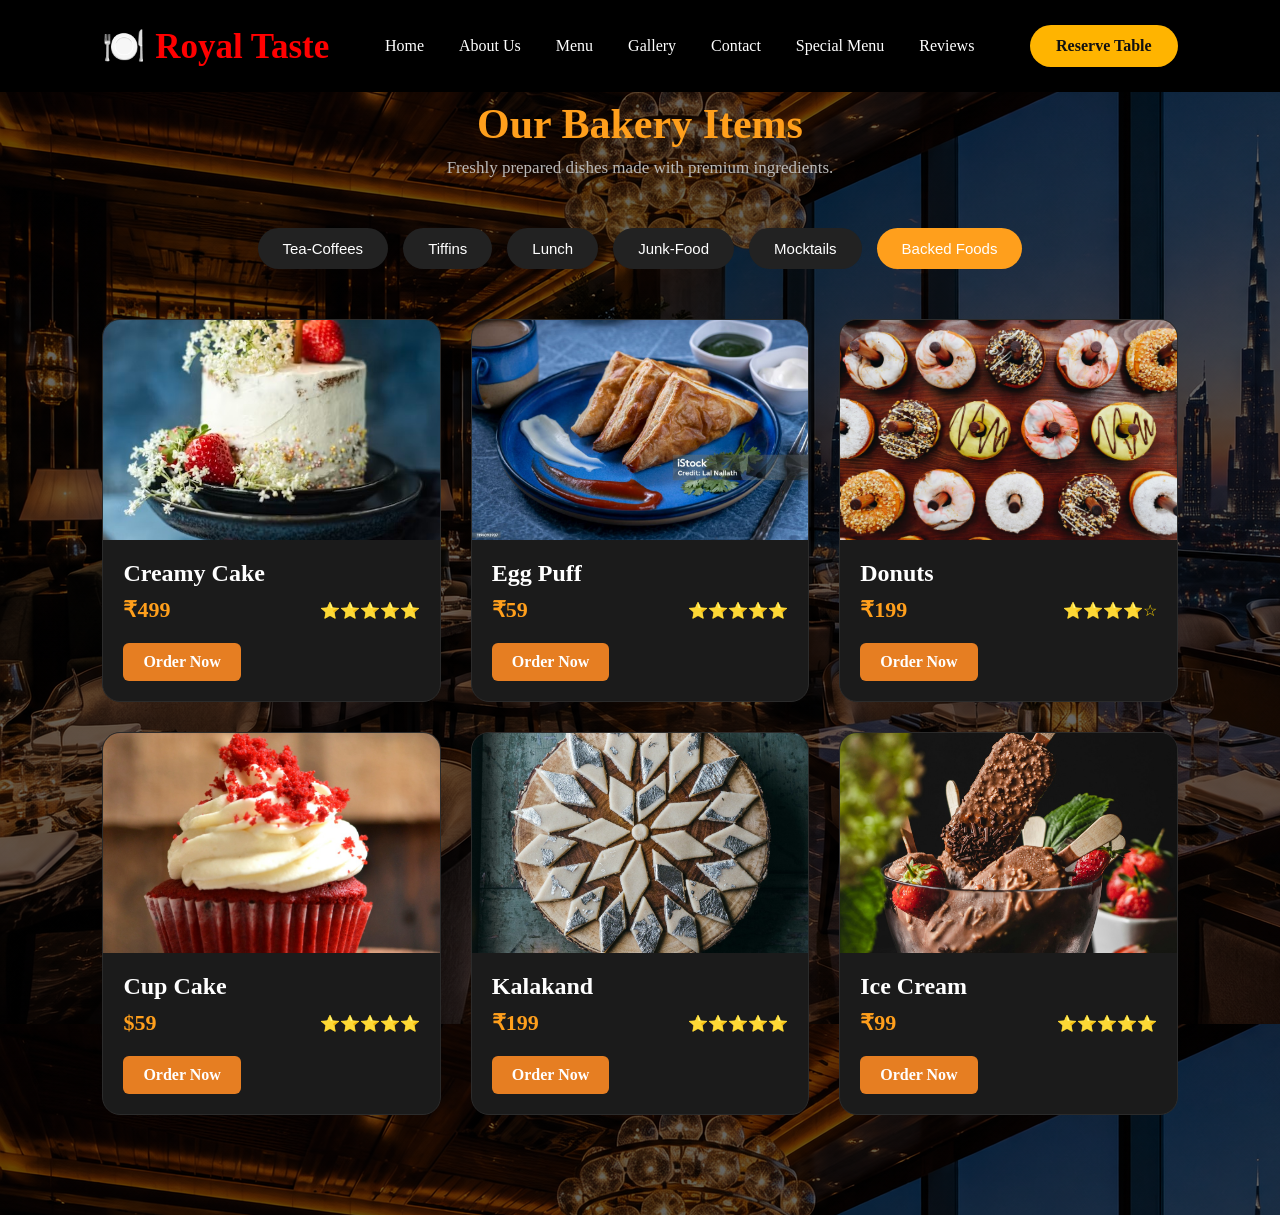
<file: baked.html>
<html>
<head>
<title>Menu</title>
<style>
/* ================= MENU SECTION ================= */
*{
    margin:0;
    padding:0;
    box-sizing:border-box;
}
.menu{
    background:#111;
    padding:100px 8%;
    color:#fff;
    background:linear-gradient(rgba(0,0,0,.6),rgba(0,0,0,.6)),
    url("images/picture.png");
}

.section-title{
    text-align:center;
    margin-bottom:50px;
}

.section-title h2{
    font-size:42px;
    color:#ff9f1c;
    margin-bottom:10px;
}

.section-title p{
    color:#bbb;
    font-size:17px;
}

/* Filter Buttons */

.menu-filter{ 
    display:flex;
    justify-content:center;
    flex-wrap:wrap;
    gap:15px;
    margin-bottom:50px; 	
}

.menu-filter button{
    background:#222;
    color:#fff;
    border:none;
    padding:12px 25px;
    border-radius:30px;
    cursor:pointer;
    transition:.3s;
    font-size:15px;
}

.menu-filter button:hover,
.menu-filter .active{
    background:#ff9f1c;
    color:#fff;
}

/* Grid */

.menu-container{
    display:grid;
    grid-template-columns:repeat(auto-fit,minmax(280px,1fr));
    gap:30px;
}

/* Card */

.menu-card{
    background:#1b1b1b;
    border-radius:18px;
    overflow:hidden;
    transition:.4s;
    border:1px solid #2b2b2b;
}

.menu-card:hover{
    transform:translateY(-10px);
    box-shadow:0 15px 35px rgba(255,159,28,.2);
}

.menu-card img{
    width:100%;
    height:220px;
    object-fit:cover;
    transition:.4s;
}

.menu-card:hover img{
    transform:scale(1.08);
}

.menu-content{
    padding:20px;
}

.menu-content h3{
    margin-bottom:10px;
    font-size:24px;
}

.menu-content p{
    color:#aaa;
    line-height:1.6;
    margin-bottom:20px;
}

/* Price & Rating */

.menu-info{
    display:flex;
    justify-content:space-between;
    align-items:center;
    margin-bottom:20px;
}

.price{
    color:#ff9f1c;
    font-size:22px;
    font-weight:700;
}

.rating{
    color:#FFD700;
}

/* Button */

.order-btn{
    display:inline-block;
    text-decoration:none;
    background:#ff9f1c;
    color:#fff;
    padding:12px 25px;
    border-radius:30px;
    transition:.3s;
}

.order-btn:hover{
    background:#ffb347;
    transform:translateY(-3px);
}

/* Responsive */

@media(max-width:768px){

    .section-title h2{
        font-size:34px;
    }

    .menu-filter{
        gap:10px;
    }

    .menu-filter button{
        padding:10px 18px;
        font-size:14px;
    }

}
.navbar{

    width:100%;

    display:flex;
    justify-content:space-between;
    align-items:center;
    background-images:url("C:\Users\User\Desktop\my project1\images\picture1.jpeg");
    padding:25px 8%;

    position:fixed;

    top:0;
    left:0;

    backdrop-filter:blur(10px);

    background:black;

    z-index:1000;
}

.logo{

    font-size:35px;
    font-weight:700;
    color:red;
}

.logo i{

    margin-right:8px;
}

.nav-links{

    display:flex;
    list-style:none;
    gap:35px;
}

.nav-links a{

    text-decoration:none;
    color:white;
    transition:.3s;
    font-weight:500;
}

.nav-links a:hover{

    color:#ffb400;
}
.btn{

    text-decoration:none;
    background:#ffb400;
    color:#111;
    padding:12px 26px;
    border-radius:30px;
    font-weight:600;
    transition:.3s;
}

.btn:hover{

    background:white;
}
.order-page {
    display: none;
}

.order-page:target {
    display: flex;

    position: fixed;
    top: 0;
    left: 0;

    width: 100%;
    height: 100vh;

    background: #fff8f0;

    justify-content: center;
    align-items: center;

    z-index: 9999;
}

.order-card {
    width: 400px;

    background: white;

    padding: 30px;

    text-align: center;

    border-radius: 20px;

    box-shadow: 0 8px 25px rgba(0,0,0,0.2);
}

.order-card img {
    width: 250px;
    height: 200px;

    object-fit: cover;

    border-radius: 15px;
}

.order-card h1 {
    color: #333;

    margin-top: 20px;
}

.order-card h2 {
    color: #28a745;

    margin-top: 15px;
}

.order-card p {
    color: #555;

    font-size: 17px;
}

.order-btn {
    display: inline-block;

    background: #e67e22;

    color: white;

    padding: 10px 20px;

    text-decoration: none;

    border-radius: 6px;

    font-weight: bold;
}

.order-btn:hover {
    background: #d35400;
}

.back-btn {
    display: inline-block;

    margin-top: 20px;

    background: #e67e22;

    color: white;

    padding: 10px 20px;

    text-decoration: none;

    border-radius: 6px;
}

</style>
</head>
<body>
<header>

    <!-- Navigation -->

    <nav class="navbar">

        <div class="logo">
            🍽️ Royal Taste
        </div>

        <ul class="nav-links">
            <li><a href="index.html">Home</a></li>
            <li><a href="index.html" target="blank">About Us</a></li>
            <li><a href="#">Menu</a></li>
            <li><a href="index.html" target="blank">Gallery</a></li>
            <li><a href="index.html" target="blank">Contact</a></li>
            <li><a href="index.html" target="blank">Special Menu</a></li>
            <li><a href="index.html" target="blank">Reviews</a></li>
            
        </ul> 

        <a href="#table" class="btn">Reserve Table</a>
    </nav>
</header>
<section class="menu" id="menu">

    <div class="section-title">
        <h2>Our Bakery Items</h2>
        <p>Freshly prepared dishes made with premium ingredients.</p>
    </div>

    <div class="menu-filter">
        <a href="menu.html"><button>Tea-Coffees</button></a>
        <a href="tiffins.html"><button>Tiffins</button></a>
        <a href="lunch.html"><button>Lunch</button></a>
       <a href="junkfood.html"><button>Junk-Food</button></a>
        <a href="cool.html"><button>Mocktails</button></a>
        <a href="baked.html"><button class="active">Backed Foods</button></a>
    </div>

    <div class="menu-container">

        <div class="menu-card">
            <img src="images\cake1.jpeg" alt="bake">
            <div class="menu-content">
                <h3>Creamy Cake</h3>
                <div class="menu-info">
                    <span class="price">₹499</span>
                    <span class="rating">⭐⭐⭐⭐⭐</span>
                </div>

                <a href="#cake" target="blank" class="order-btn">Order Now</a>
            </div>
        </div>

        <div class="menu-card">
            <img src="images/puff.jpeg" alt="bake">
            <div class="menu-content">
                <h3>Egg Puff</h3>
                <div class="menu-info">
                    <span class="price">₹59</span>
                    <span class="rating">⭐⭐⭐⭐⭐</span>
                </div>

                <a href="#puff" target="blank" class="order-btn">Order Now</a>
            </div>
        </div>

        <div class="menu-card">
            <img src="images/donuts.jpeg" alt="bake">
            <div class="menu-content">
                <h3>Donuts</h3>
                <div class="menu-info">
                    <span class="price">₹199</span>
                    <span class="rating">⭐⭐⭐⭐☆</span>
                </div>

                <a href="#donuts" target="blank" class="order-btn">Order Now</a>
            </div>
        </div>

        <div class="menu-card">
            <img src="images/cupcake.jpeg" alt="bake">
            <div class="menu-content">
                <h3>Cup Cake</h3>
                <div class="menu-info">
                    <span class="price">$59</span>
                    <span class="rating">⭐⭐⭐⭐⭐</span>
                </div>

                <a href="#cup" target="blank" class="order-btn">Order Now</a>
            </div>
        </div>
        <div class="menu-card">
            <img src="images/kalakand.jpeg" alt="bake">
            <div class="menu-content">
                <h3>Kalakand</h3>
                <div class="menu-info">
                    <span class="price">₹199</span>
                    <span class="rating">⭐⭐⭐⭐⭐</span>
                </div>

                <a href="#sweet" target="blank" class="order-btn">Order Now</a>
            </div>
        </div>
         <div class="menu-card">
            <img src="images/icecreams.jpeg" alt="bake">
            <div class="menu-content">
                <h3>Ice Cream</h3>
                <div class="menu-info">
                    <span class="price">₹99</span>
                    <span class="rating">⭐⭐⭐⭐⭐</span>
                </div>

                <a href="#cream" target="blank" class="order-btn">Order Now</a>
            </div>
        </div>
    </div>

</section>
<div id="cake" class="order-page">

    <div class="order-card">

        <img src="images/cake1.jpeg" alt="baked">

        <h1>Creamy Cake</h1>

        <h2>Your Order is Confirmed!</h2>

        <p>Thank you for ordering from my restaurant.</p>

        <a href="baked.html" class="back-btn">Back to Menu</a>

    </div>

</div>


<div id="puff" class="order-page">

    <div class="order-card">

        <img src="images/puff.jpeg" alt="baked">

        <h1>Egg Puff</h1>

        <h2>Your Order is Confirmed!</h2>

        <p>Thank you for ordering from my restaurant.</p>

        <a href="baked.html" class="back-btn">Back to Menu</a>

    </div>

</div>
<div id="donuts" class="order-page">

    <div class="order-card">

        <img src="images/donuts.jpeg" alt="baked">

        <h1>Donuts</h1>

        <h2>Your Order is Confirmed!</h2>

        <p>Thank you for ordering from my restaurant.</p>

        <a href="baked.html" class="back-btn">Back to Menu</a>

    </div>

</div>


<div id="cup" class="order-page">

    <div class="order-card">

        <img src="images/cupcake.jpeg" alt="baked">

        <h1>Cup Cake</h1>

        <h2>Your Order is Confirmed!</h2>

        <p>Thank you for ordering from my restaurant.</p>

        <a href="baked.html" class="back-btn">Back to Menu</a>

    </div>

</div>
<div id="sweet" class="order-page">

    <div class="order-card">

        <img src="images/kalakand.jpeg" alt="baked">

        <h1>Kalakand</h1>

        <h2>Your Order is Confirmed!</h2>

        <p>Thank you for ordering from my restaurant.</p>

        <a href="baked.html" class="back-btn">Back to Menu</a>

    </div>

</div>


<div id="cream" class="order-page">

    <div class="order-card">

        <img src="images/icecreams.jpeg" alt="baked">

        <h1>Ice Cream</h1>

        <h2>Your Order is Confirmed!</h2>

        <p>Thank you for ordering from my restaurant.</p>

        <a href="baked.html" class="back-btn">Back to Menu</a>

    </div>

</div>

</body>
</html>
</file>
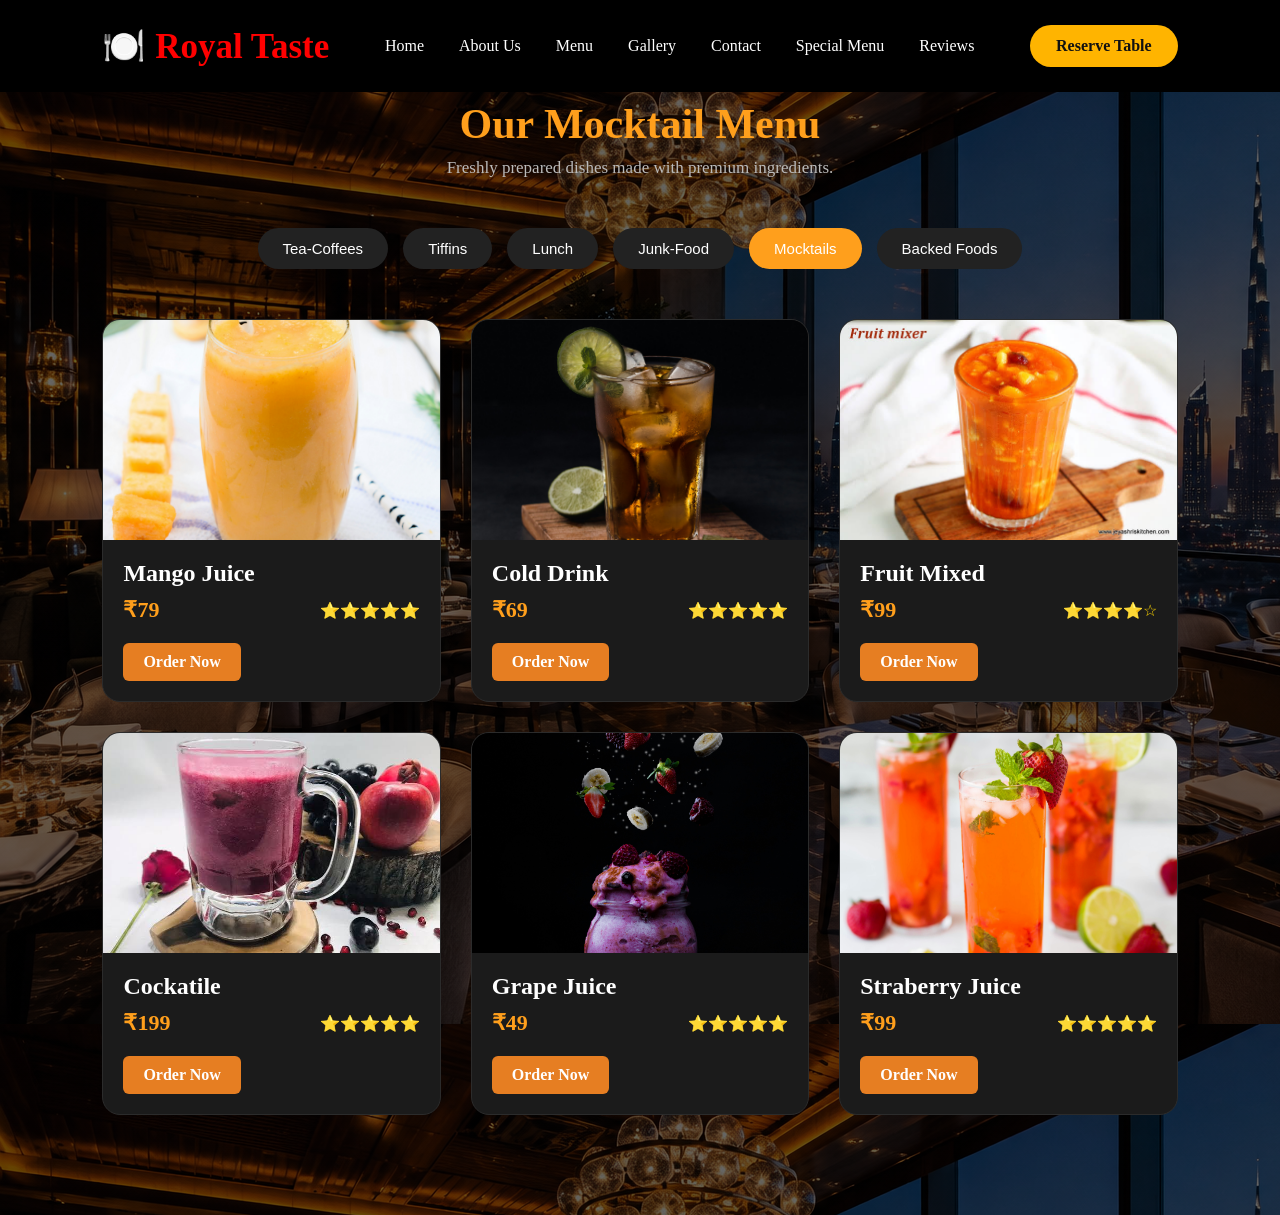
<file: cool.html>
<html>
<head>
<title>Menu</title>
<style>
/* ================= MENU SECTION ================= */
*{
    margin:0;
    padding:0;
    box-sizing:border-box;
}
.menu{
    background:#111;
    padding:100px 8%;
    color:#fff;
    background:linear-gradient(rgba(0,0,0,.6),rgba(0,0,0,.6)),
    url("images/picture.png");
}

.section-title{
    text-align:center;
    margin-bottom:50px;
}

.section-title h2{
    font-size:42px;
    color:#ff9f1c;
    margin-bottom:10px;
}

.section-title p{
    color:#bbb;
    font-size:17px;
}

/* Filter Buttons */

.menu-filter{ 
    display:flex;
    justify-content:center;
    flex-wrap:wrap;
    gap:15px;
    margin-bottom:50px; 	
}

.menu-filter button{
    background:#222;
    color:#fff;
    border:none;
    padding:12px 25px;
    border-radius:30px;
    cursor:pointer;
    transition:.3s;
    font-size:15px;
}

.menu-filter button:hover,
.menu-filter .active{
    background:#ff9f1c;
    color:#fff;
}

/* Grid */

.menu-container{
    display:grid;
    grid-template-columns:repeat(auto-fit,minmax(280px,1fr));
    gap:30px;
}

/* Card */

.menu-card{
    background:#1b1b1b;
    border-radius:18px;
    overflow:hidden;
    transition:.4s;
    border:1px solid #2b2b2b;
}

.menu-card:hover{
    transform:translateY(-10px);
    box-shadow:0 15px 35px rgba(255,159,28,.2);
}

.menu-card img{
    width:100%;
    height:220px;
    object-fit:cover;
    transition:.4s;
}

.menu-card:hover img{
    transform:scale(1.08);
}

.menu-content{
    padding:20px;
}

.menu-content h3{
    margin-bottom:10px;
    font-size:24px;
}

.menu-content p{
    color:#aaa;
    line-height:1.6;
    margin-bottom:20px;
}

/* Price & Rating */

.menu-info{
    display:flex;
    justify-content:space-between;
    align-items:center;
    margin-bottom:20px;
}

.price{
    color:#ff9f1c;
    font-size:22px;
    font-weight:700;
}

.rating{
    color:#FFD700;
}

/* Button */

.order-btn{
    display:inline-block;
    text-decoration:none;
    background:#ff9f1c;
    color:#fff;
    padding:12px 25px;
    border-radius:30px;
    transition:.3s;
}

.order-btn:hover{
    background:#ffb347;
    transform:translateY(-3px);
}

/* Responsive */

@media(max-width:768px){

    .section-title h2{
        font-size:34px;
    }

    .menu-filter{
        gap:10px;
    }

    .menu-filter button{
        padding:10px 18px;
        font-size:14px;
    }

}
.navbar{

    width:100%;

    display:flex;
    justify-content:space-between;
    align-items:center;
    background-images:url("C:\Users\User\Desktop\my project1\images\picture1.jpeg");
    padding:25px 8%;

    position:fixed;

    top:0;
    left:0;

    backdrop-filter:blur(10px);

    background:black;

    z-index:1000;
}

.logo{

    font-size:35px;
    font-weight:700;
    color:red;
}

.logo i{

    margin-right:8px;
}

.nav-links{

    display:flex;
    list-style:none;
    gap:35px;
}

.nav-links a{

    text-decoration:none;
    color:white;
    transition:.3s;
    font-weight:500;
}

.nav-links a:hover{

    color:#ffb400;
}
.btn{

    text-decoration:none;
    background:#ffb400;
    color:#111;
    padding:12px 26px;
    border-radius:30px;
    font-weight:600;
    transition:.3s;
}

.btn:hover{

    background:white;
}
.order-page {
    display: none;
}

.order-page:target {
    display: flex;

    position: fixed;
    top: 0;
    left: 0;

    width: 100%;
    height: 100vh;

    background: #fff8f0;

    justify-content: center;
    align-items: center;

    z-index: 9999;
}

.order-card {
    width: 400px;

    background: white;

    padding: 30px;

    text-align: center;

    border-radius: 20px;

    box-shadow: 0 8px 25px rgba(0,0,0,0.2);
}

.order-card img {
    width: 250px;
    height: 200px;

    object-fit: cover;

    border-radius: 15px;
}

.order-card h1 {
    color: #333;

    margin-top: 20px;
}

.order-card h2 {
    color: #28a745;

    margin-top: 15px;
}

.order-card p {
    color: #555;

    font-size: 17px;
}

.order-btn {
    display: inline-block;

    background: #e67e22;

    color: white;

    padding: 10px 20px;

    text-decoration: none;

    border-radius: 6px;

    font-weight: bold;
}

.order-btn:hover {
    background: #d35400;
}

.back-btn {
    display: inline-block;

    margin-top: 20px;

    background: #e67e22;

    color: white;

    padding: 10px 20px;

    text-decoration: none;

    border-radius: 6px;
}

</style>
</head>
<body>
<header>

    <!-- Navigation -->

    <nav class="navbar">

        <div class="logo">
         🍽️  Royal Taste
        </div>

        <ul class="nav-links">
            <li><a href="index.html">Home</a></li>
            <li><a href="index.html" target="blank">About Us</a></li>
            <li><a href="#">Menu</a></li>
            <li><a href="index.html" target="blank">Gallery</a></li>
            <li><a href="index.html" target="blank">Contact</a></li>
            <li><a href="index.html" target="blank">Special Menu</a></li>
            <li><a href="index.html" target="blank">Reviews</a></li>
            
        </ul> 

        <a href="#table" class="btn">Reserve Table</a>
    </nav>
</header>
<section class="menu" id="menu">

    <div class="section-title">
        <h2>Our Mocktail Menu</h2>
        <p>Freshly prepared dishes made with premium ingredients.</p>
    </div>

     <div class="menu-filter">
        <a href="menu.html"><button>Tea-Coffees</button></a>
        <a href="tiffins.html"><button>Tiffins</button></a>
        <a href="lunch.html"><button>Lunch</button></a>
       <a href="junkfood.html"><button>Junk-Food</button></a>
        <a href="cool.html"><button class="active">Mocktails</button></a>
        <a href="baked.html"><button>Backed Foods</button></a>
    </div>

    <div class="menu-container">

        <div class="menu-card">
            <img src="images\mango.jpg" alt="jucie">
            <div class="menu-content">
                <h3>Mango Juice</h3>
                <div class="menu-info">
                    <span class="price">₹79</span>
                    <span class="rating">⭐⭐⭐⭐⭐</span>
                </div>

                <a href="#mango" target="blank" class="order-btn">Order Now</a>
            </div>
        </div>

        <div class="menu-card">
            <img src="images/drink.jpg" alt="juice">
            <div class="menu-content">
                <h3>Cold Drink</h3>
                <div class="menu-info">
                    <span class="price">₹69</span>
                    <span class="rating">⭐⭐⭐⭐⭐</span>
                </div>

                <a href="#cold" target="blank" class="order-btn">Order Now</a>
            </div>
        </div>

        <div class="menu-card">
            <img src="images/mix.jfif" alt="juice">
            <div class="menu-content">
                <h3>Fruit Mixed</h3>
                <div class="menu-info">
                    <span class="price">₹99</span>
                    <span class="rating">⭐⭐⭐⭐☆</span>
                </div>

                <a href="#mix" target="blank" class="order-btn">Order Now</a>
            </div>
        </div>

        <div class="menu-card">
            <img src="images/cock.jfif" alt="juice">
            <div class="menu-content">
                <h3>Cockatile</h3>
                <div class="menu-info">
                    <span class="price">₹199</span>
                    <span class="rating">⭐⭐⭐⭐⭐</span>
                </div>

                <a href="#cock" target="blank" class="order-btn">Order Now</a>
            </div>
        </div>
        <div class="menu-card">
            <img src="images/grape.jpg" alt="juice">
            <div class="menu-content">
                <h3>Grape Juice</h3>
                <div class="menu-info">
                    <span class="price">₹49</span>
                    <span class="rating">⭐⭐⭐⭐⭐</span>
                </div>

                <a href="#grape" target="blank" class="order-btn">Order Now</a>
            </div>
        </div>
         <div class="menu-card">
            <img src="images/berry.jpg" alt="juice">
            <div class="menu-content">
                <h3>Straberry Juice</h3>
                <div class="menu-info">
                    <span class="price">₹99</span>
                    <span class="rating">⭐⭐⭐⭐⭐</span>
                </div>

                <a href="#berry" target="blank" class="order-btn">Order Now</a>
            </div>
        </div>
    </div>

</section>
<div id="mango" class="order-page">

    <div class="order-card">

        <img src="images/mango.jpg" alt="cold">

        <h1>Mango Juice</h1>

        <h2>Your Order is Confirmed!</h2>

        <p>Thank you for ordering from my restaurant.</p>

        <a href="cool.html" class="back-btn">Back to Menu</a>

    </div>

</div>


<div id="cold" class="order-page">

    <div class="order-card">

        <img src="images/drink.jpg" alt="cold">

        <h1>Cold Drink</h1>

        <h2>Your Order is Confirmed!</h2>

        <p>Thank you for ordering from my restaurant.</p>

        <a href="cool.html" class="back-btn">Back to Menu</a>

    </div>

</div>
<div id="mix" class="order-page">

    <div class="order-card">

        <img src="images/mix.jfif" alt="cold">

        <h1>Fruit Mixed</h1>

        <h2>Your Order is Confirmed!</h2>

        <p>Thank you for ordering from my restaurant.</p>

        <a href="cool.html" class="back-btn">Back to Menu</a>

    </div>

</div>


<div id="cock" class="order-page">

    <div class="order-card">

        <img src="images/cock.jfif" alt="cold">

        <h1>Cocktile</h1>

        <h2>Your Order is Confirmed!</h2>

        <p>Thank you for ordering from my restaurant.</p>

        <a href="cool.html" class="back-btn">Back to Menu</a>

    </div>

</div>
<div id="grape" class="order-page">

    <div class="order-card">

        <img src="images/grape.jpg" alt="cold">

        <h1>Grape Juice</h1>

        <h2>Your Order is Confirmed!</h2>

        <p>Thank you for ordering from my restaurant.</p>

        <a href="cool.html" class="back-btn">Back to Menu</a>

    </div>

</div>


<div id="berry" class="order-page">

    <div class="order-card">

        <img src="images/berry.jpg" alt="cold">

        <h1>Straberry Juice</h1>

        <h2>Your Order is Confirmed!</h2>

        <p>Thank you for ordering from my restaurant.</p>

        <a href="cool.html" class="back-btn">Back to Menu</a>

    </div>

</div>

</body>
</html>
</file>
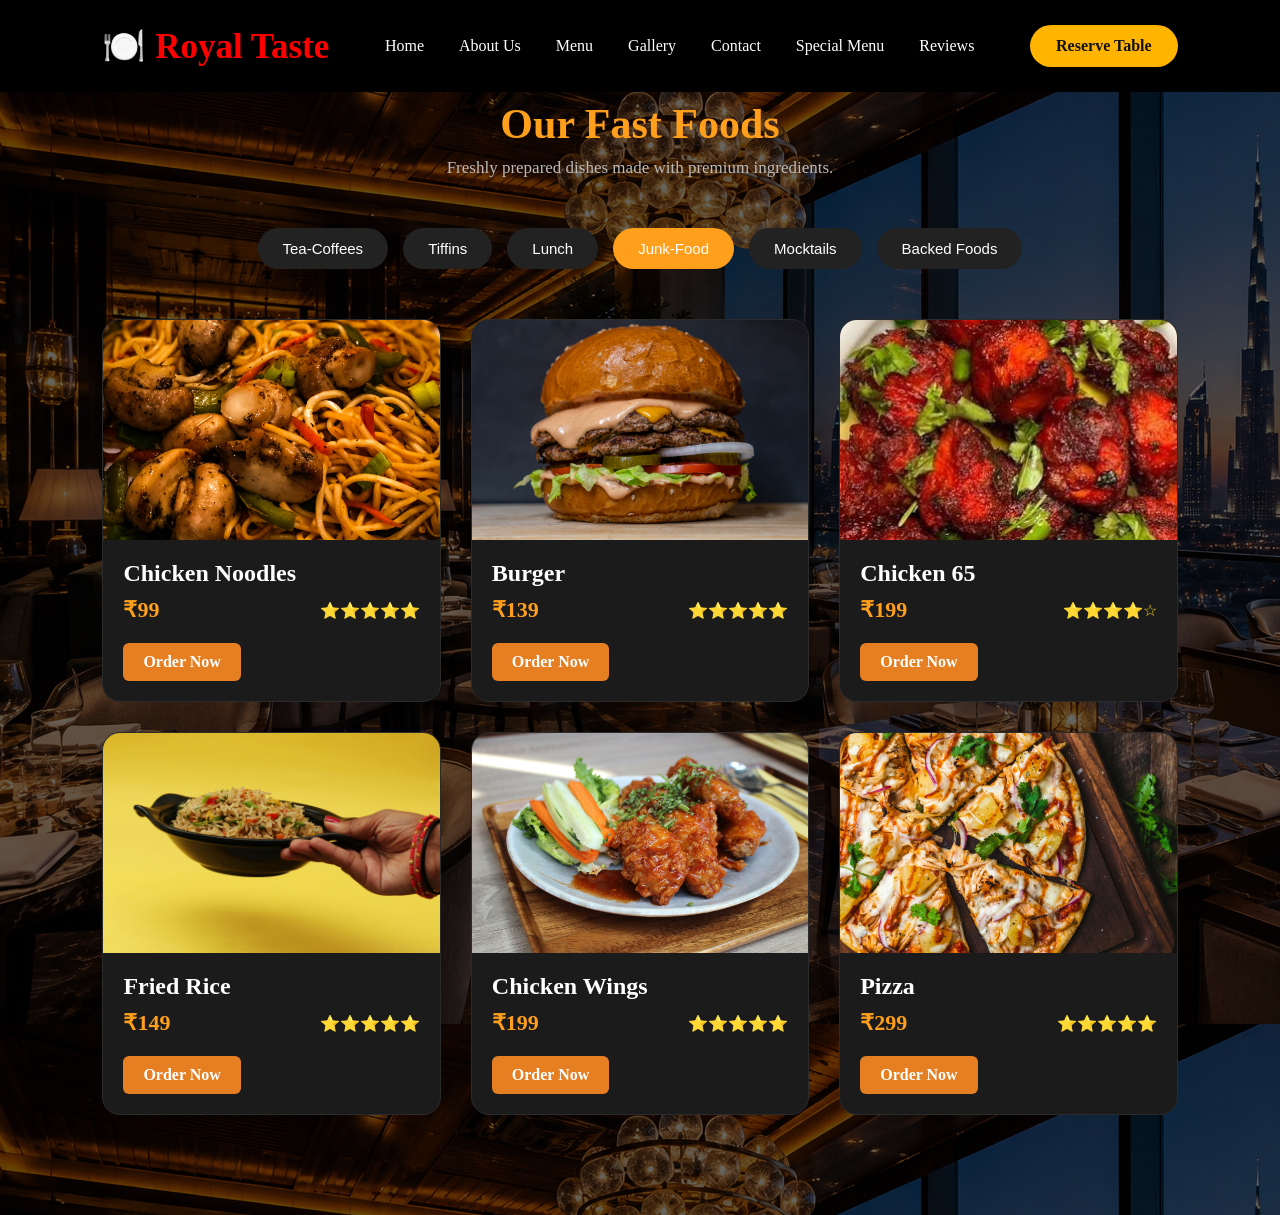
<file: junkfood.html>
<html>
<head>
<title>Menu</title>
<style>
/* ================= MENU SECTION ================= */
*{
    margin:0;
    padding:0;
    box-sizing:border-box;
}
.menu{
    background:#111;
    padding:100px 8%;
    color:#fff;
    background:linear-gradient(rgba(0,0,0,.6),rgba(0,0,0,.6)),
    url("images/picture.png");
}

.section-title{
    text-align:center;
    margin-bottom:50px;
}

.section-title h2{
    font-size:42px;
    color:#ff9f1c;
    margin-bottom:10px;
}

.section-title p{
    color:#bbb;
    font-size:17px;
}

/* Filter Buttons */

.menu-filter{ 
    display:flex;
    justify-content:center;
    flex-wrap:wrap;
    gap:15px;
    margin-bottom:50px; 	
}

.menu-filter button{
    background:#222;
    color:#fff;
    border:none;
    padding:12px 25px;
    border-radius:30px;
    cursor:pointer;
    transition:.3s;
    font-size:15px;
}

.menu-filter button:hover,
.menu-filter .active{
    background:#ff9f1c;
    color:#fff;
}

/* Grid */

.menu-container{
    display:grid;
    grid-template-columns:repeat(auto-fit,minmax(280px,1fr));
    gap:30px;
}

/* Card */

.menu-card{
    background:#1b1b1b;
    border-radius:18px;
    overflow:hidden;
    transition:.4s;
    border:1px solid #2b2b2b;
}

.menu-card:hover{
    transform:translateY(-10px);
    box-shadow:0 15px 35px rgba(255,159,28,.2);
}

.menu-card img{
    width:100%;
    height:220px;
    object-fit:cover;
    transition:.4s;
}

.menu-card:hover img{
    transform:scale(1.08);
}

.menu-content{
    padding:20px;
}

.menu-content h3{
    margin-bottom:10px;
    font-size:24px;
}

.menu-content p{
    color:#aaa;
    line-height:1.6;
    margin-bottom:20px;
}

/* Price & Rating */

.menu-info{
    display:flex;
    justify-content:space-between;
    align-items:center;
    margin-bottom:20px;
}

.price{
    color:#ff9f1c;
    font-size:22px;
    font-weight:700;
}

.rating{
    color:#FFD700;
}

/* Button */

.order-btn{
    display:inline-block;
    text-decoration:none;
    background:#ff9f1c;
    color:#fff;
    padding:12px 25px;
    border-radius:30px;
    transition:.3s;
}

.order-btn:hover{
    background:#ffb347;
    transform:translateY(-3px);
}

/* Responsive */

@media(max-width:768px){

    .section-title h2{
        font-size:34px;
    }

    .menu-filter{
        gap:10px;
    }

    .menu-filter button{
        padding:10px 18px;
        font-size:14px;
    }

}
.navbar{

    width:100%;

    display:flex;
    justify-content:space-between;
    align-items:center;
    background-images:url("C:\Users\User\Desktop\my project1\images\picture1.jpeg");
    padding:25px 8%;

    position:fixed;

    top:0;
    left:0;

    backdrop-filter:blur(10px);

    background:black;

    z-index:1000;
}

.logo{

    font-size:35px;
    font-weight:700;
    color:red;
}

.logo i{

    margin-right:8px;
}

.nav-links{

    display:flex;
    list-style:none;
    gap:35px;
}

.nav-links a{

    text-decoration:none;
    color:white;
    transition:.3s;
    font-weight:500;
}

.nav-links a:hover{

    color:#ffb400;
}
.btn{

    text-decoration:none;
    background:#ffb400;
    color:#111;
    padding:12px 26px;
    border-radius:30px;
    font-weight:600;
    transition:.3s;
}

.btn:hover{

    background:white;
}
.order-page {
    display: none;
}

.order-page:target {
    display: flex;

    position: fixed;
    top: 0;
    left: 0;

    width: 100%;
    height: 100vh;

    background: #fff8f0;

    justify-content: center;
    align-items: center;

    z-index: 9999;
}

.order-card {
    width: 400px;

    background: white;

    padding: 30px;

    text-align: center;

    border-radius: 20px;

    box-shadow: 0 8px 25px rgba(0,0,0,0.2);
}

.order-card img {
    width: 250px;
    height: 200px;

    object-fit: cover;

    border-radius: 15px;
}

.order-card h1 {
    color: #333;

    margin-top: 20px;
}

.order-card h2 {
    color: #28a745;

    margin-top: 15px;
}

.order-card p {
    color: #555;

    font-size: 17px;
}

.order-btn {
    display: inline-block;

    background: #e67e22;

    color: white;

    padding: 10px 20px;

    text-decoration: none;

    border-radius: 6px;

    font-weight: bold;
}

.order-btn:hover {
    background: #d35400;
}

.back-btn {
    display: inline-block;

    margin-top: 20px;

    background: #e67e22;

    color: white;

    padding: 10px 20px;

    text-decoration: none;

    border-radius: 6px;
}

</style>
</head>
<body>
<header>

    <!-- Navigation -->

    <nav class="navbar">

        <div class="logo">
          🍽️  Royal Taste
        </div>

        <ul class="nav-links">
            <li><a href="index.html">Home</a></li>
            <li><a href="index.html" target="blank">About Us</a></li>
            <li><a href="#">Menu</a></li>
            <li><a href="index.html" target="blank">Gallery</a></li>
            <li><a href="index.html" target="blank">Contact</a></li>
            <li><a href="index.html" target="blank">Special Menu</a></li>
            <li><a href="index.html" target="blank">Reviews</a></li>
            
        </ul> 

        <a href="#table" class="btn">Reserve Table</a>
    </nav>
</header>
<section class="menu" id="menu">

    <div class="section-title">
        <h2>Our Fast Foods</h2>
        <p>Freshly prepared dishes made with premium ingredients.</p>
    </div>

     <div class="menu-filter">
        <a href="menu.html"><button>Tea-Coffees</button></a>
        <a href="tiffins.html"><button>Tiffins</button></a>
        <a href="lunch.html"><button>Lunch</button></a>
       <a href="junkfood.html"><button class="active">Junk-Food</button></a>
        <a href="cool.html"><button>Mocktails</button></a>
        <a href="baked.html"><button>Backed Foods</button></a>
    </div>

    <div class="menu-container">

        <div class="menu-card">
            <img src="images\noodles.jpg" alt="fast">
            <div class="menu-content">
                <h3>Chicken Noodles</h3>
                <div class="menu-info">
                    <span class="price">₹99</span>
                    <span class="rating">⭐⭐⭐⭐⭐</span>
                </div>

                <a href="#noodles" target="blank" class="order-btn">Order Now</a>
            </div>
        </div>

        <div class="menu-card">
            <img src="images/burger1.jpg" alt="fast">
            <div class="menu-content">
                <h3>Burger</h3>
                <div class="menu-info">
                    <span class="price">₹139</span>
                    <span class="rating">⭐⭐⭐⭐⭐</span>
                </div>

                <a href="#burger" target="blank" class="order-btn">Order Now</a>
            </div>
        </div>

        <div class="menu-card">
            <img src="images/65.jfif" alt="fast">
            <div class="menu-content">
                <h3>Chicken 65</h3>
                <div class="menu-info">
                    <span class="price">₹199</span>
                    <span class="rating">⭐⭐⭐⭐☆</span>
                </div>

                <a href="#65" target="blank" class="order-btn">Order Now</a>
            </div>
        </div>

        <div class="menu-card">
            <img src="images/rice.jpg" alt="fast">
            <div class="menu-content">
                <h3>Fried Rice</h3>
                <div class="menu-info">
                    <span class="price">₹149</span>
                    <span class="rating">⭐⭐⭐⭐⭐</span>
                </div>

                <a href="#rice" target="blank" class="order-btn">Order Now</a>
            </div>
        </div>
        <div class="menu-card">
            <img src="images/wing.jpg" alt="fast">
            <div class="menu-content">
                <h3>Chicken Wings</h3>
                <div class="menu-info">
                    <span class="price">₹199</span>
                    <span class="rating">⭐⭐⭐⭐⭐</span>
                </div>

                <a href="#wing" target="blank" class="order-btn">Order Now</a>
            </div>
        </div>
         <div class="menu-card">
            <img src="images/pizza.jpg" alt="fast">
            <div class="menu-content">
                <h3>Pizza</h3>
                <div class="menu-info">
                    <span class="price">₹299</span>
                    <span class="rating">⭐⭐⭐⭐⭐</span>
                </div>

                <a href="#pizza" target="blank" class="order-btn">Order Now</a>
            </div>
        </div>
    </div>

</section>
<div id="noodles" class="order-page">

    <div class="order-card">

        <img src="images/noodles.jpg" alt="junk">

        <h1>Chicken Noodles</h1>

        <h2>Your Order is Confirmed!</h2>

        <p>Thank you for ordering from my restaurant.</p>

        <a href="junkfood.html" class="back-btn">Back to Menu</a>

    </div>

</div>


<div id="burger" class="order-page">

    <div class="order-card">

        <img src="images/burger1.jpg" alt="junk">

        <h1>Burger</h1>

        <h2>Your Order is Confirmed!</h2>

        <p>Thank you for ordering from my restaurant.</p>

        <a href="junkfood.html" class="back-btn">Back to Menu</a>

    </div>

</div>
<div id="65" class="order-page">

    <div class="order-card">

        <img src="images/65.jfif" alt="junk">

        <h1>Chicken 65</h1>

        <h2>Your Order is Confirmed!</h2>

        <p>Thank you for ordering from my restaurant.</p>

        <a href="junkfood.html" class="back-btn">Back to Menu</a>

    </div>

</div>


<div id="rice" class="order-page">

    <div class="order-card">

        <img src="images/rice.jpg" alt="junk">

        <h1>Fried Rice</h1>

        <h2>Your Order is Confirmed!</h2>

        <p>Thank you for ordering from my restaurant.</p>

        <a href="junkfood.html" class="back-btn">Back to Menu</a>

    </div>

</div>
<div id="wing" class="order-page">

    <div class="order-card">

        <img src="images/wing.jpg" alt="junk">

        <h1>Chicken Wings</h1>

        <h2>Your Order is Confirmed!</h2>

        <p>Thank you for ordering from my restaurant.</p>

        <a href="junkfood.html" class="back-btn">Back to Menu</a>

    </div>

</div>


<div id="pizza" class="order-page">

    <div class="order-card">

        <img src="images/pizza.jpg" alt="junk">

        <h1>Pizza</h1>

        <h2>Your Order is Confirmed!</h2>

        <p>Thank you for ordering from my restaurant.</p>

        <a href="junkfood.html" class="back-btn">Back to Menu</a>

    </div>

</div>
</body>
</html>
</file>
